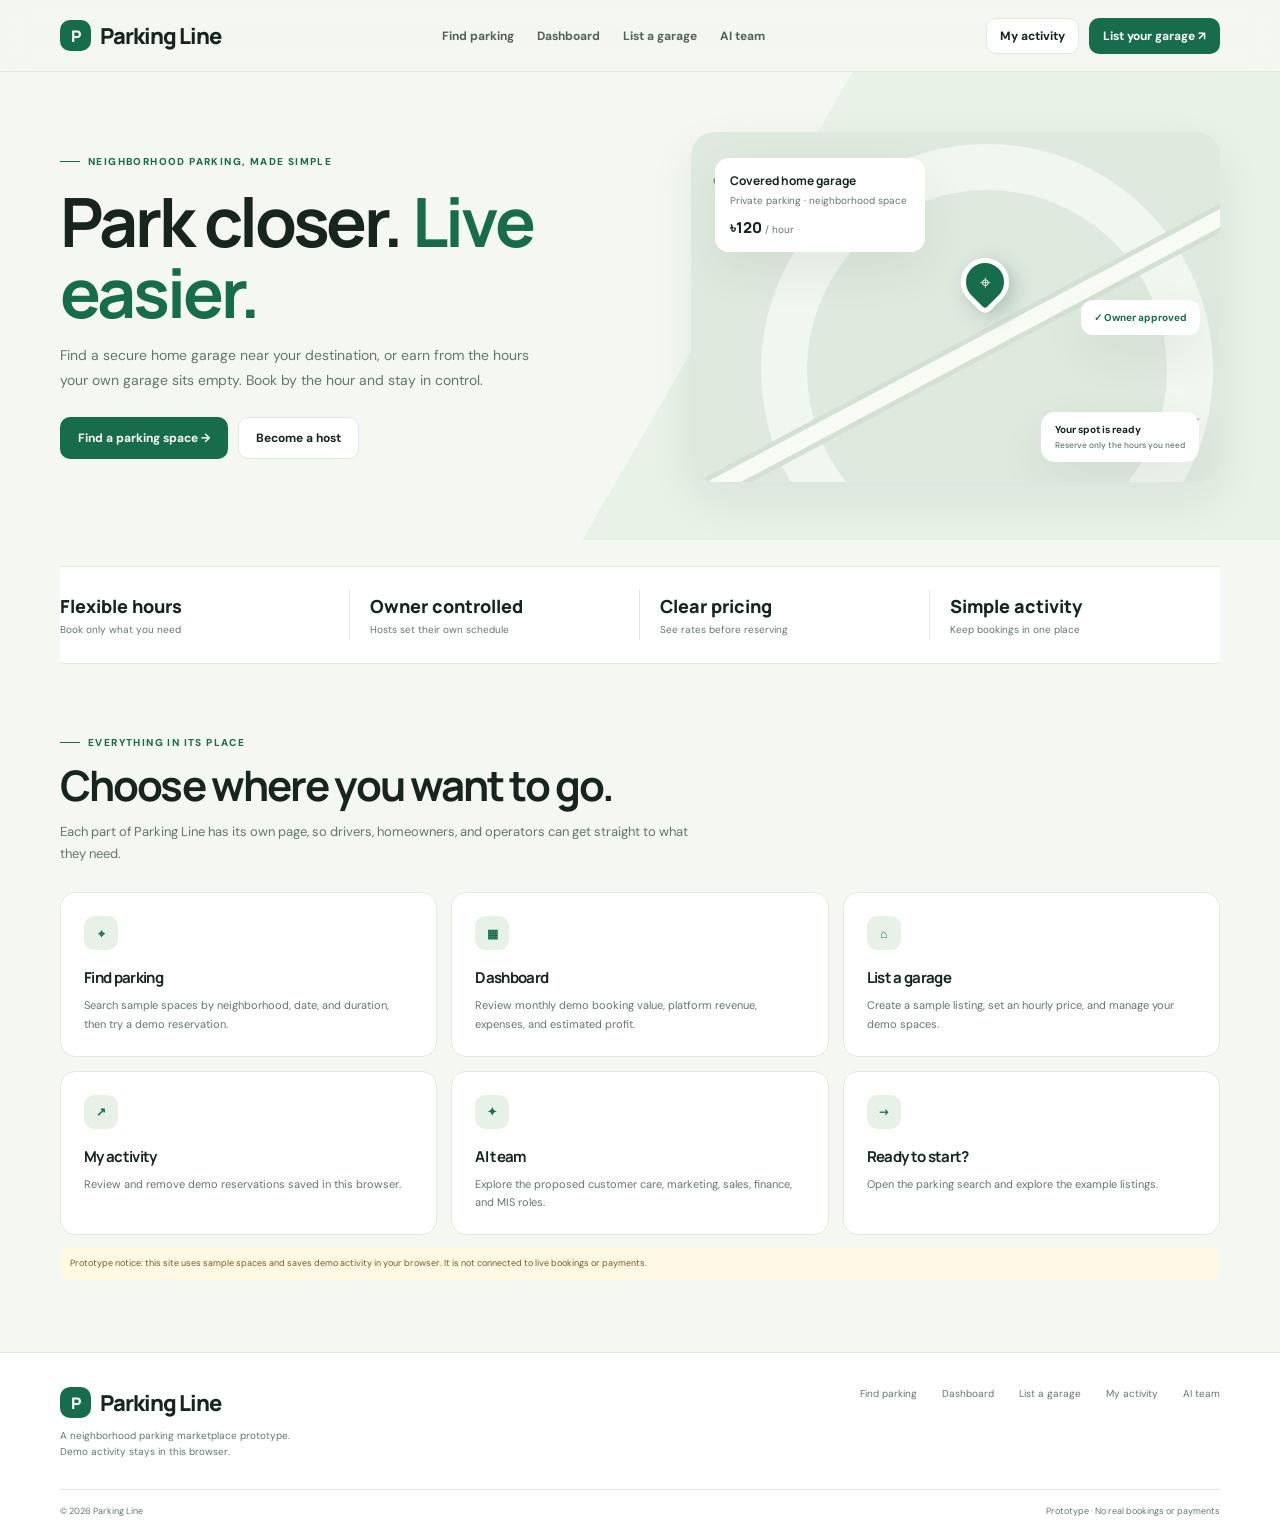
<file: index.html>
<!doctype html>
<html lang="en">
<head><meta charset="utf-8"><meta name="viewport" content="width=device-width, initial-scale=1"><meta name="theme-color" content="#f4f7f2"><meta name="description" content="Parking Line connects drivers with hourly neighborhood parking and helps homeowners list available garages."><title>Parking Line — neighborhood parking, made simple</title><link rel="stylesheet" href="styles.css"><script defer src="app.js"></script></head>
<body>
  <header><div class="wrap nav"><a class="brand" href="index.html"><span class="brand-mark">P</span>Parking Line</a><nav class="navlinks" aria-label="Main navigation"><a data-nav href="find-parking.html">Find parking</a><a data-nav href="dashboard.html">Dashboard</a><a data-nav href="list-garage.html">List a garage</a><a data-nav href="ai-team.html">AI team</a></nav><div class="navright"><a class="button secondary small" href="my-activity.html">My activity</a><a class="button small" href="list-garage.html">List your garage ↗</a></div></div></header>
  <main>
    <section class="hero"><div class="wrap hero-grid"><div><div class="eyebrow">Neighborhood parking, made simple</div><h1>Park closer. <em>Live easier.</em></h1><p class="hero-copy">Find a secure home garage near your destination, or earn from the hours your own garage sits empty. Book by the hour and stay in control.</p><div class="hero-actions"><a class="button" href="find-parking.html">Find a parking space →</a><a class="button secondary" href="list-garage.html">Become a host</a></div></div><div class="hero-art" aria-label="Illustration of neighborhood parking"><span class="art-label one">GREEN ROAD</span><span class="art-label two">MARKET STREET</span><div class="art-card"><strong>Covered home garage</strong><small>Private parking · neighborhood space</small><b>৳120 <em>/ hour</em></b></div><div class="art-pin"><span>⌖</span></div><div class="art-pill">✓ Owner approved</div><div class="art-bottom">Your spot is ready<small>Reserve only the hours you need</small></div></div></div></section>
    <div class="wrap" style="padding-top:26px"><div class="stats"><div class="stat"><strong>Flexible hours</strong><span>Book only what you need</span></div><div class="stat"><strong>Owner controlled</strong><span>Hosts set their own schedule</span></div><div class="stat"><strong>Clear pricing</strong><span>See rates before reserving</span></div><div class="stat"><strong>Simple activity</strong><span>Keep bookings in one place</span></div></div></div>
    <section><div class="wrap"><div class="section-head"><div class="eyebrow">Everything in its place</div><h2>Choose where you want to go.</h2><p>Each part of Parking Line has its own page, so drivers, homeowners, and operators can get straight to what they need.</p></div><div class="how-grid"><a class="how-card" href="find-parking.html"><div class="stepno">⌖</div><h3>Find parking</h3><p>Search sample spaces by neighborhood, date, and duration, then try a demo reservation.</p></a><a class="how-card" href="dashboard.html"><div class="stepno">▦</div><h3>Dashboard</h3><p>Review monthly demo booking value, platform revenue, expenses, and estimated profit.</p></a><a class="how-card" href="list-garage.html"><div class="stepno">⌂</div><h3>List a garage</h3><p>Create a sample listing, set an hourly price, and manage your demo spaces.</p></a><a class="how-card" href="my-activity.html"><div class="stepno">↗</div><h3>My activity</h3><p>Review and remove demo reservations saved in this browser.</p></a><a class="how-card" href="ai-team.html"><div class="stepno">✦</div><h3>AI team</h3><p>Explore the proposed customer care, marketing, sales, finance, and MIS roles.</p></a><a class="how-card" href="find-parking.html"><div class="stepno">→</div><h3>Ready to start?</h3><p>Open the parking search and explore the example listings.</p></a></div><div class="form-notice">Prototype notice: this site uses sample spaces and saves demo activity in your browser. It is not connected to live bookings or payments.</div></div></section>
  </main>
  <footer><div class="wrap"><div class="foot"><div><a class="brand" href="index.html"><span class="brand-mark">P</span>Parking Line</a><p>A neighborhood parking marketplace prototype. Demo activity stays in this browser.</p></div><div class="footlinks"><a href="find-parking.html">Find parking</a><a href="dashboard.html">Dashboard</a><a href="list-garage.html">List a garage</a><a href="my-activity.html">My activity</a><a href="ai-team.html">AI team</a></div></div><div class="copyright"><span>© 2026 Parking Line</span><span>Prototype · No real bookings or payments</span></div></div></footer>
  <div class="toast" id="toast" role="status" aria-live="polite"></div>
</body></html>
</file>
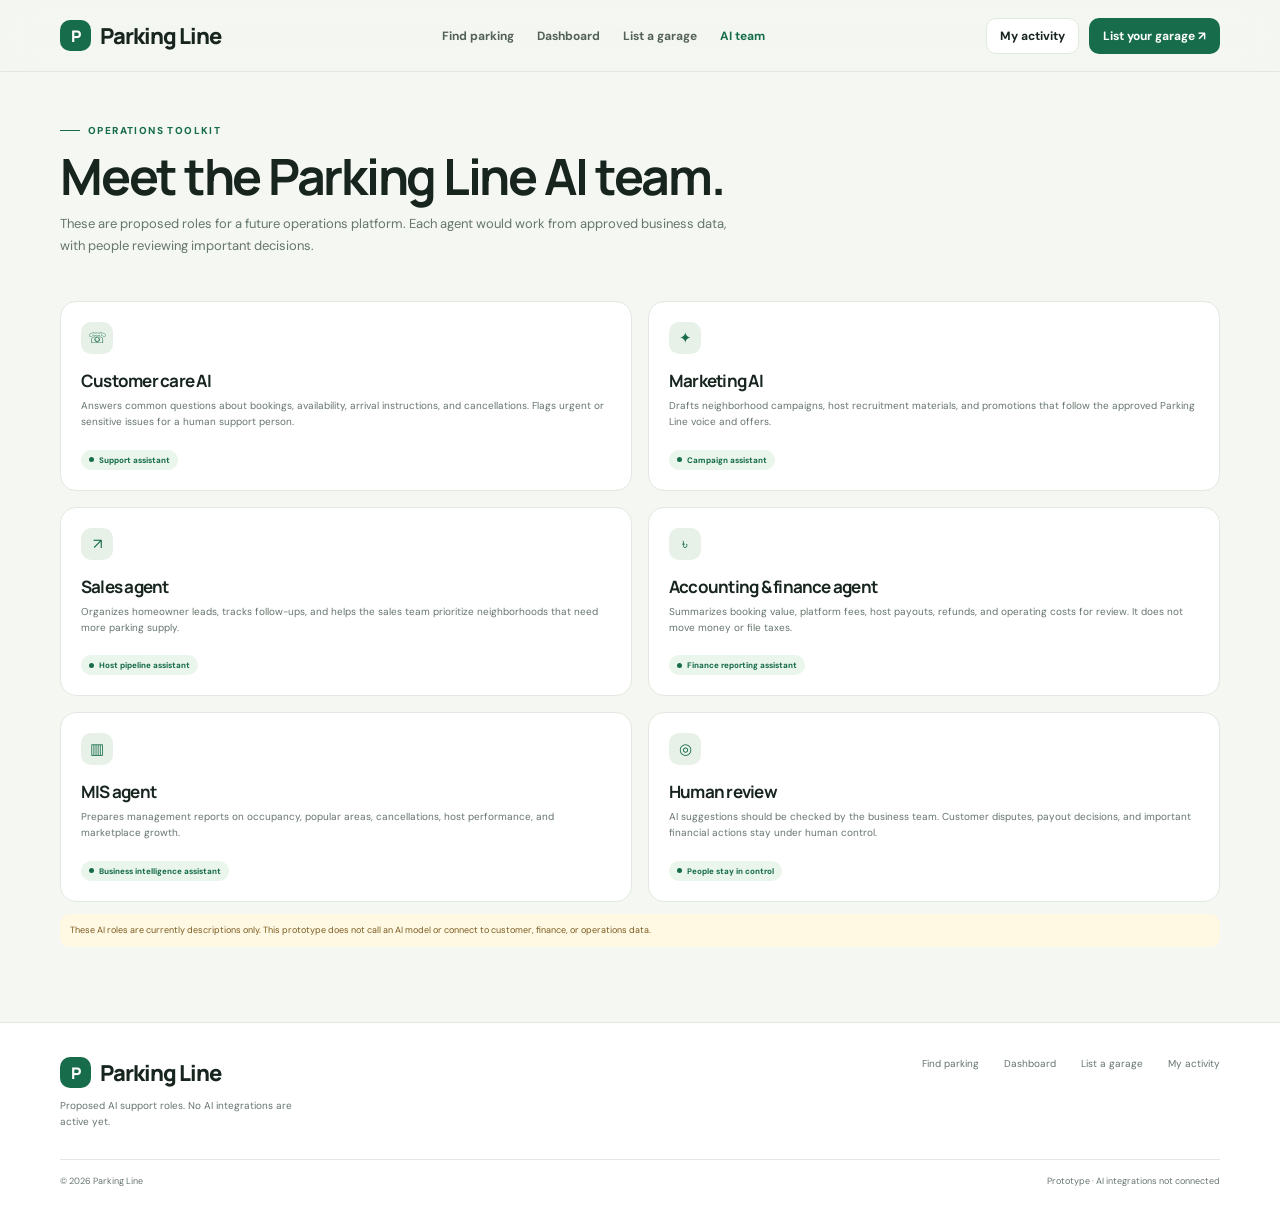
<file: ai-team.html>
<!doctype html>
<html lang="en">
<head><meta charset="utf-8"><meta name="viewport" content="width=device-width, initial-scale=1"><meta name="theme-color" content="#f4f7f2"><title>AI team | Parking Line</title><link rel="stylesheet" href="styles.css"><script defer src="app.js"></script></head>
<body>
  <header><div class="wrap nav"><a class="brand" href="index.html"><span class="brand-mark">P</span>Parking Line</a><nav class="navlinks" aria-label="Main navigation"><a data-nav href="find-parking.html">Find parking</a><a data-nav href="dashboard.html">Dashboard</a><a data-nav href="list-garage.html">List a garage</a><a data-nav href="ai-team.html">AI team</a></nav><div class="navright"><a class="button secondary small" href="my-activity.html">My activity</a><a class="button small" href="list-garage.html">List your garage ↗</a></div></div></header>
  <main><section class="page-top"><div class="wrap"><div class="eyebrow">Operations toolkit</div><h1>Meet the Parking Line AI team.</h1><p>These are proposed roles for a future operations platform. Each agent would work from approved business data, with people reviewing important decisions.</p></div></section>
    <section class="content-section"><div class="wrap"><div class="cards" style="grid-template-columns:repeat(2,1fr)">
      <article class="panel"><div class="ai-icon">☏</div><h2 style="margin-top:15px">Customer care AI</h2><p class="panel-intro">Answers common questions about bookings, availability, arrival instructions, and cancellations. Flags urgent or sensitive issues for a human support person.</p><div class="pill">Support assistant</div></article>
      <article class="panel"><div class="ai-icon">✦</div><h2 style="margin-top:15px">Marketing AI</h2><p class="panel-intro">Drafts neighborhood campaigns, host recruitment materials, and promotions that follow the approved Parking Line voice and offers.</p><div class="pill">Campaign assistant</div></article>
      <article class="panel"><div class="ai-icon">↗</div><h2 style="margin-top:15px">Sales agent</h2><p class="panel-intro">Organizes homeowner leads, tracks follow-ups, and helps the sales team prioritize neighborhoods that need more parking supply.</p><div class="pill">Host pipeline assistant</div></article>
      <article class="panel"><div class="ai-icon">৳</div><h2 style="margin-top:15px">Accounting & finance agent</h2><p class="panel-intro">Summarizes booking value, platform fees, host payouts, refunds, and operating costs for review. It does not move money or file taxes.</p><div class="pill">Finance reporting assistant</div></article>
      <article class="panel"><div class="ai-icon">▥</div><h2 style="margin-top:15px">MIS agent</h2><p class="panel-intro">Prepares management reports on occupancy, popular areas, cancellations, host performance, and marketplace growth.</p><div class="pill">Business intelligence assistant</div></article>
      <article class="panel"><div class="ai-icon">◎</div><h2 style="margin-top:15px">Human review</h2><p class="panel-intro">AI suggestions should be checked by the business team. Customer disputes, payout decisions, and important financial actions stay under human control.</p><div class="pill">People stay in control</div></article>
    </div><div class="form-notice">These AI roles are currently descriptions only. This prototype does not call an AI model or connect to customer, finance, or operations data.</div></div></section></main>
  <footer><div class="wrap"><div class="foot"><div><a class="brand" href="index.html"><span class="brand-mark">P</span>Parking Line</a><p>Proposed AI support roles. No AI integrations are active yet.</p></div><div class="footlinks"><a href="find-parking.html">Find parking</a><a href="dashboard.html">Dashboard</a><a href="list-garage.html">List a garage</a><a href="my-activity.html">My activity</a></div></div><div class="copyright"><span>© 2026 Parking Line</span><span>Prototype · AI integrations not connected</span></div></div></footer><div class="toast" id="toast" role="status" aria-live="polite"></div>
</body></html>
</file>
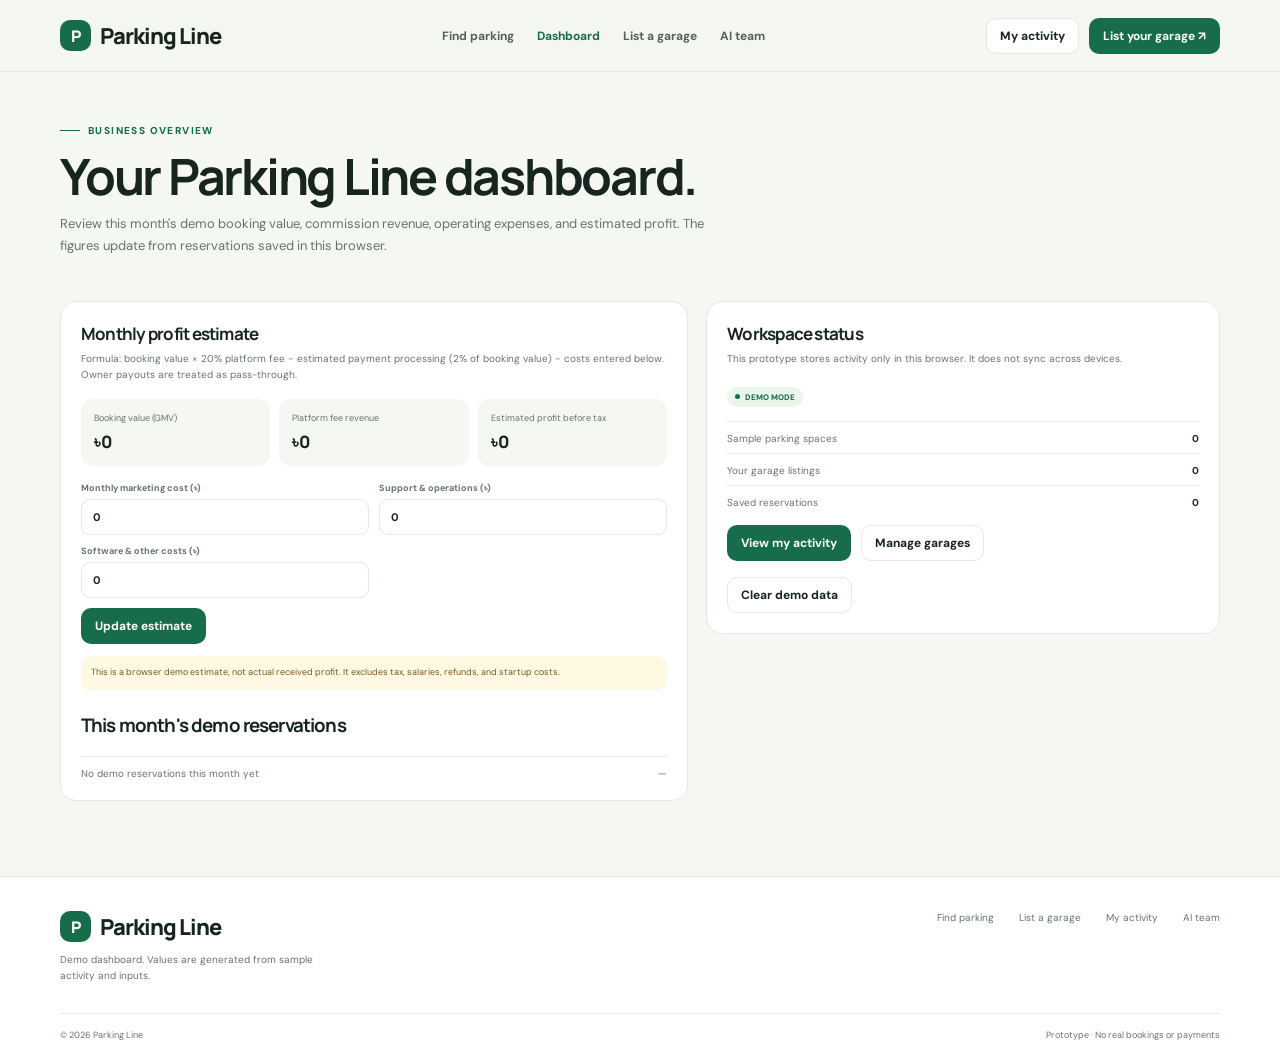
<file: dashboard.html>
<!doctype html>
<html lang="en">
<head><meta charset="utf-8"><meta name="viewport" content="width=device-width, initial-scale=1"><meta name="theme-color" content="#f4f7f2"><title>Dashboard | Parking Line</title><link rel="stylesheet" href="styles.css"><script defer src="app.js"></script></head>
<body>
  <header><div class="wrap nav"><a class="brand" href="index.html"><span class="brand-mark">P</span>Parking Line</a><nav class="navlinks" aria-label="Main navigation"><a data-nav href="find-parking.html">Find parking</a><a data-nav href="dashboard.html">Dashboard</a><a data-nav href="list-garage.html">List a garage</a><a data-nav href="ai-team.html">AI team</a></nav><div class="navright"><a class="button secondary small" href="my-activity.html">My activity</a><a class="button small" href="list-garage.html">List your garage ↗</a></div></div></header>
  <main><section class="page-top"><div class="wrap"><div class="eyebrow">Business overview</div><h1>Your Parking Line dashboard.</h1><p>Review this month's demo booking value, commission revenue, operating expenses, and estimated profit. The figures update from reservations saved in this browser.</p></div></section>
    <section class="dashboard-page"><div class="wrap dashboard-grid"><article class="panel"><h2>Monthly profit estimate</h2><p class="panel-intro">Formula: booking value × 20% platform fee − estimated payment processing (2% of booking value) − costs entered below. Owner payouts are treated as pass-through.</p><div class="dash-stat-grid"><div class="dash-stat"><span>Booking value (GMV)</span><strong id="dash-gmv">৳0</strong></div><div class="dash-stat"><span>Platform fee revenue</span><strong id="dash-revenue">৳0</strong></div><div class="dash-stat"><span>Estimated profit before tax</span><strong id="dash-profit">৳0</strong></div></div><form class="dash-form" id="expense-form" style="margin-top:16px"><label>Monthly marketing cost (৳)<input type="number" min="0" step="100" name="marketing" value="0"></label><label>Support & operations (৳)<input type="number" min="0" step="100" name="operations" value="0"></label><label>Software & other costs (৳)<input type="number" min="0" step="100" name="other" value="0"></label><button class="button small" type="submit">Update estimate</button></form><div class="form-notice">This is a browser demo estimate, not actual received profit. It excludes tax, salaries, refunds, and startup costs.</div><h3 style="margin-top:22px">This month's demo reservations</h3><div class="data-list" id="booking-list"></div></article>
      <aside class="panel"><h2>Workspace status</h2><p class="panel-intro">This prototype stores activity only in this browser. It does not sync across devices.</p><span class="pill">DEMO MODE</span><div class="data-list"><div class="data-row"><span>Sample parking spaces</span><strong id="space-count">0</strong></div><div class="data-row"><span>Your garage listings</span><strong id="listing-count">0</strong></div><div class="data-row"><span>Saved reservations</span><strong id="booking-count">0</strong></div></div><div class="page-actions"><a class="button small" href="my-activity.html">View my activity</a><a class="button secondary small" href="list-garage.html">Manage garages</a></div><button class="button secondary small" id="clear-demo" type="button">Clear demo data</button></aside>
    </div></section></main>
  <footer><div class="wrap"><div class="foot"><div><a class="brand" href="index.html"><span class="brand-mark">P</span>Parking Line</a><p>Demo dashboard. Values are generated from sample activity and inputs.</p></div><div class="footlinks"><a href="find-parking.html">Find parking</a><a href="list-garage.html">List a garage</a><a href="my-activity.html">My activity</a><a href="ai-team.html">AI team</a></div></div><div class="copyright"><span>© 2026 Parking Line</span><span>Prototype · No real bookings or payments</span></div></div></footer><div class="toast" id="toast" role="status" aria-live="polite"></div>
</body></html>
</file>
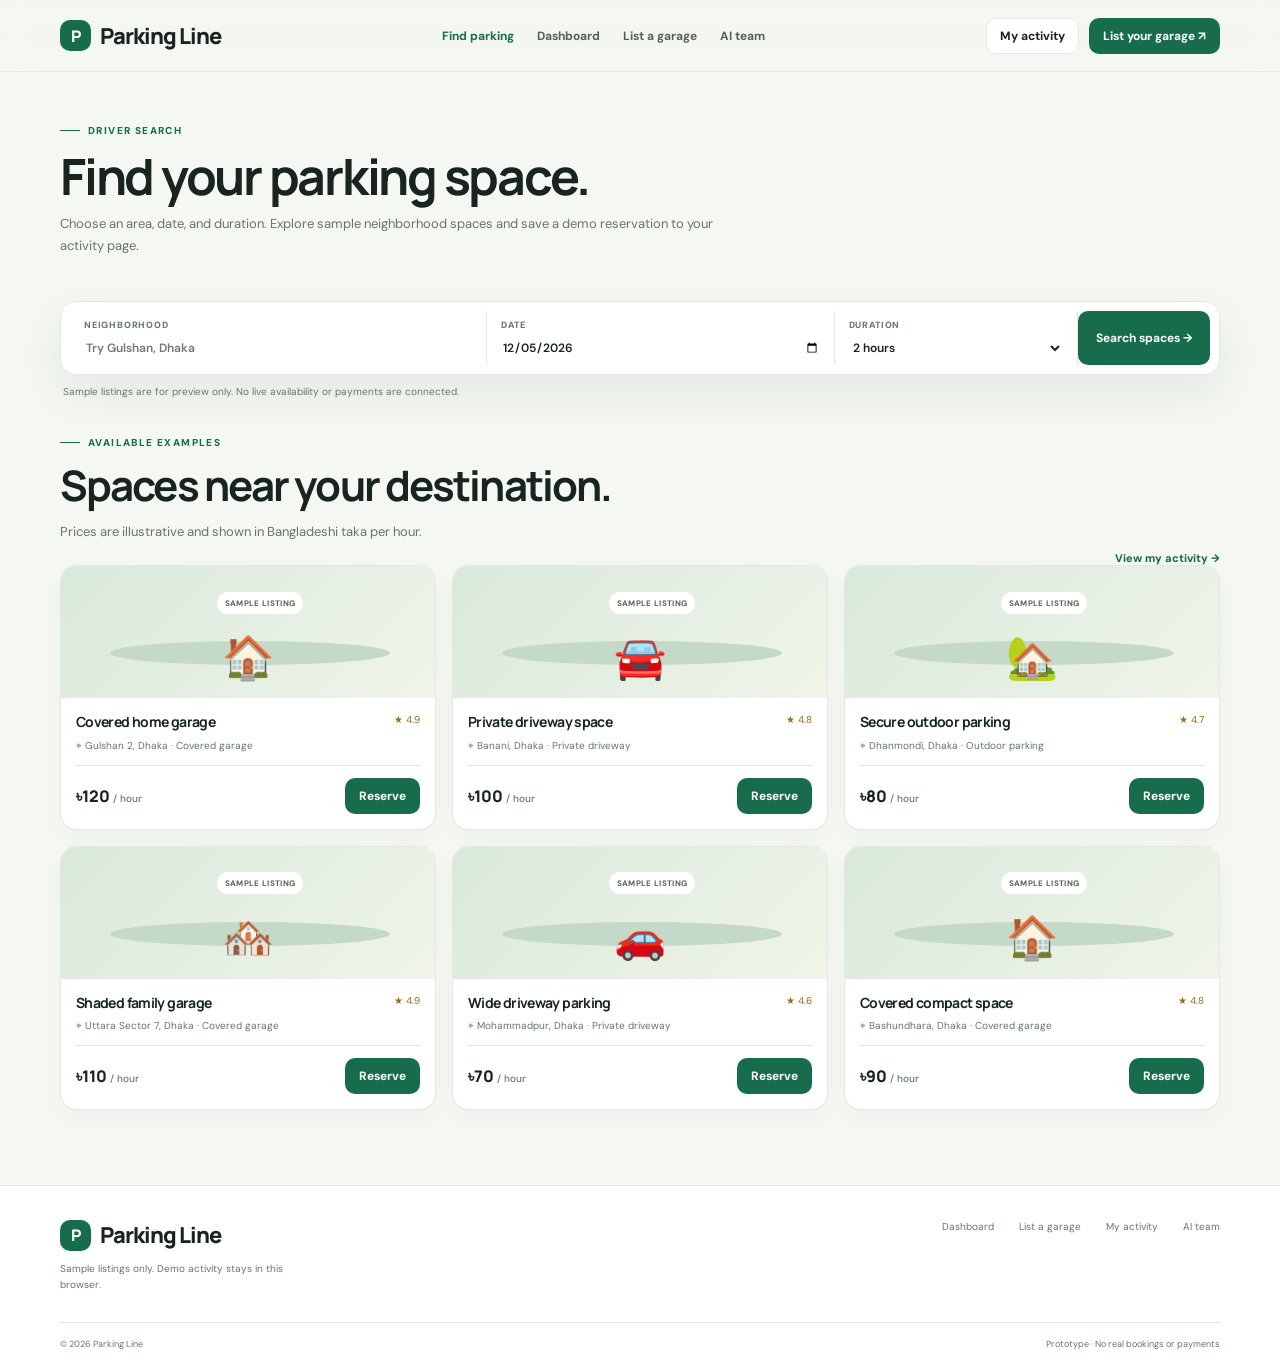
<file: find-parking.html>
<!doctype html>
<html lang="en">
<head><meta charset="utf-8"><meta name="viewport" content="width=device-width, initial-scale=1"><meta name="theme-color" content="#f4f7f2"><title>Find parking | Parking Line</title><link rel="stylesheet" href="styles.css"><script defer src="app.js"></script></head>
<body>
  <header><div class="wrap nav"><a class="brand" href="index.html"><span class="brand-mark">P</span>Parking Line</a><nav class="navlinks" aria-label="Main navigation"><a data-nav href="find-parking.html">Find parking</a><a data-nav href="dashboard.html">Dashboard</a><a data-nav href="list-garage.html">List a garage</a><a data-nav href="ai-team.html">AI team</a></nav><div class="navright"><a class="button secondary small" href="my-activity.html">My activity</a><a class="button small" href="list-garage.html">List your garage ↗</a></div></div></header>
  <main><section class="page-top"><div class="wrap"><div class="eyebrow">Driver search</div><h1>Find your parking space.</h1><p>Choose an area, date, and duration. Explore sample neighborhood spaces and save a demo reservation to your activity page.</p></div></section>
    <section class="content-section"><div class="wrap"><form class="search-panel" id="search-form"><div class="search-field"><label for="search-area">Neighborhood</label><input id="search-area" name="area" placeholder="Try Gulshan, Dhaka" autocomplete="off"></div><div class="search-field"><label for="search-date">Date</label><input id="search-date" name="date" type="date"></div><div class="search-field"><label for="search-hours">Duration</label><select id="search-hours" name="hours"><option value="1">1 hour</option><option value="2" selected>2 hours</option><option value="3">3 hours</option><option value="4">4 hours</option><option value="6">6 hours</option><option value="8">8 hours</option></select></div><button class="button" type="submit">Search spaces →</button></form><p class="subtle">Sample listings are for preview only. No live availability or payments are connected.</p>
      <div class="section-heading-row" id="spaces" style="margin-top:38px"><div class="section-head"><div class="eyebrow">Available examples</div><h2>Spaces near your destination.</h2><p>Prices are illustrative and shown in Bangladeshi taka per hour.</p></div><a class="link" href="my-activity.html">View my activity →</a></div><div class="cards" id="space-cards" aria-live="polite"></div>
    </div></section>
  </main>
  <dialog id="booking-modal"><div class="modal-head"><div><h3>Reserve this sample space</h3><p id="modal-space-name"></p></div><button class="modal-close" type="button" aria-label="Close dialog">×</button></div><form class="modal-body" id="booking-form"><input type="hidden" name="spaceId"><label for="booking-date">Parking date</label><input type="date" id="booking-date" name="date" required><label for="booking-time">Arrival time</label><input type="time" id="booking-time" name="time" value="09:00" required><label for="booking-duration">Duration</label><select id="booking-duration" name="hours"><option value="1">1 hour</option><option value="2">2 hours</option><option value="3">3 hours</option><option value="4">4 hours</option><option value="6">6 hours</option><option value="8">8 hours</option></select><label for="vehicle">Vehicle type</label><select id="vehicle" name="vehicle"><option>Car</option><option>SUV</option><option>Motorcycle</option></select><div class="booking-summary" id="booking-summary"></div><div class="form-notice">Demo reservation only. No payment is taken and the space is not actually reserved.</div><button class="button" type="submit" style="width:100%;margin-top:14px">Save demo reservation</button></form></dialog>
  <footer><div class="wrap"><div class="foot"><div><a class="brand" href="index.html"><span class="brand-mark">P</span>Parking Line</a><p>Sample listings only. Demo activity stays in this browser.</p></div><div class="footlinks"><a href="dashboard.html">Dashboard</a><a href="list-garage.html">List a garage</a><a href="my-activity.html">My activity</a><a href="ai-team.html">AI team</a></div></div><div class="copyright"><span>© 2026 Parking Line</span><span>Prototype · No real bookings or payments</span></div></div></footer><div class="toast" id="toast" role="status" aria-live="polite"></div>
</body></html>
</file>
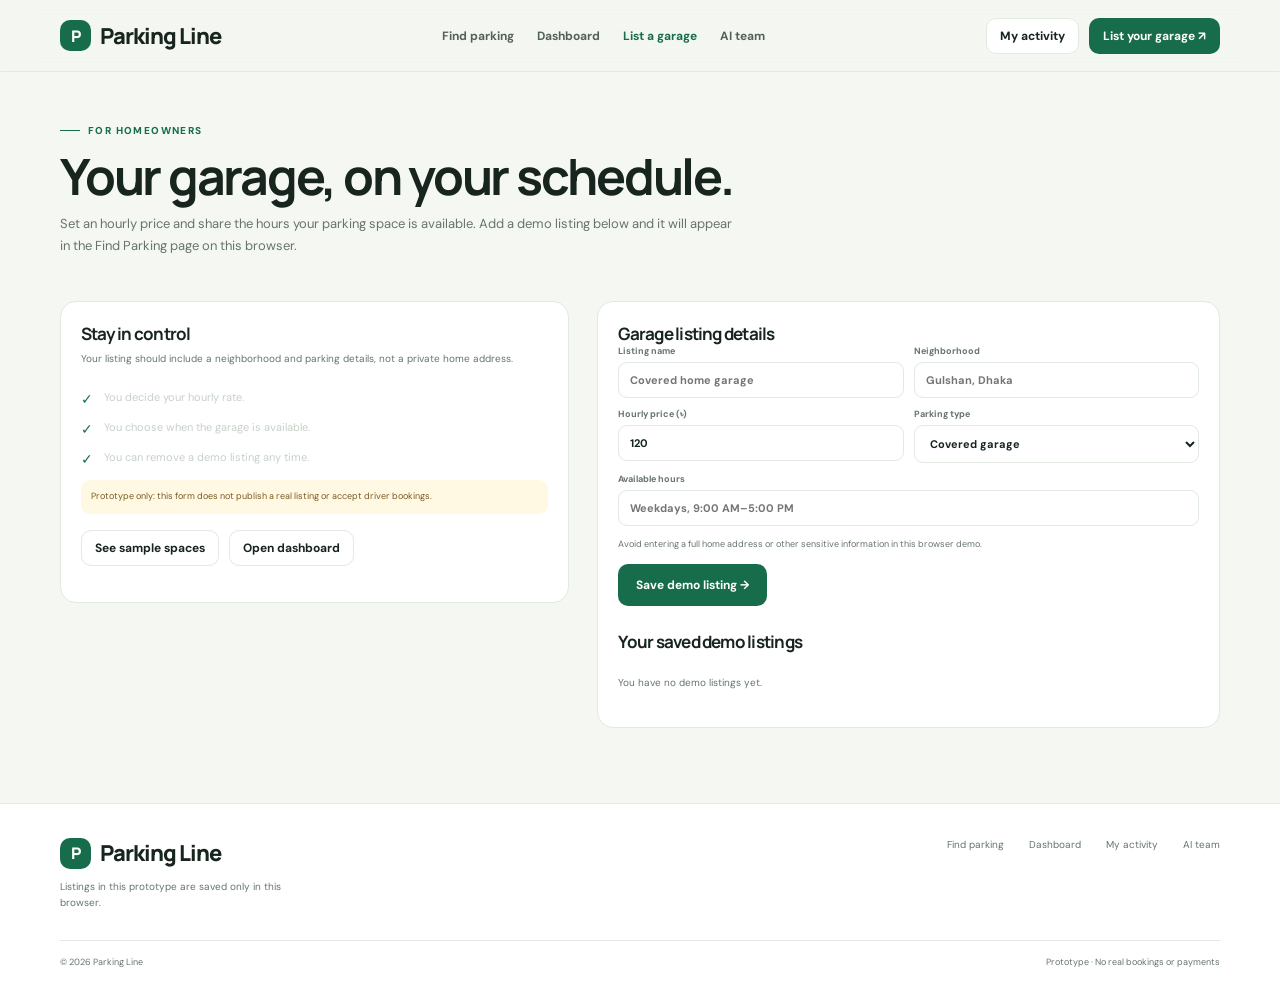
<file: list-garage.html>
<!doctype html>
<html lang="en">
<head><meta charset="utf-8"><meta name="viewport" content="width=device-width, initial-scale=1"><meta name="theme-color" content="#f4f7f2"><title>List a garage | Parking Line</title><link rel="stylesheet" href="styles.css"><script defer src="app.js"></script></head>
<body>
  <header><div class="wrap nav"><a class="brand" href="index.html"><span class="brand-mark">P</span>Parking Line</a><nav class="navlinks" aria-label="Main navigation"><a data-nav href="find-parking.html">Find parking</a><a data-nav href="dashboard.html">Dashboard</a><a data-nav href="list-garage.html">List a garage</a><a data-nav href="ai-team.html">AI team</a></nav><div class="navright"><a class="button secondary small" href="my-activity.html">My activity</a><a class="button small" href="list-garage.html">List your garage ↗</a></div></div></header>
  <main><section class="page-top"><div class="wrap"><div class="eyebrow">For homeowners</div><h1>Your garage, on your schedule.</h1><p>Set an hourly price and share the hours your parking space is available. Add a demo listing below and it will appear in the Find Parking page on this browser.</p></div></section>
    <section class="content-section"><div class="wrap host-layout"><div class="panel"><h2>Stay in control</h2><p class="panel-intro">Your listing should include a neighborhood and parking details, not a private home address.</p><div class="host-benefits" style="color:var(--muted)"><div class="benefit"><i style="color:var(--green)">✓</i><span>You decide your hourly rate.</span></div><div class="benefit"><i style="color:var(--green)">✓</i><span>You choose when the garage is available.</span></div><div class="benefit"><i style="color:var(--green)">✓</i><span>You can remove a demo listing any time.</span></div></div><div class="form-notice">Prototype only: this form does not publish a real listing or accept driver bookings.</div><div class="page-actions"><a class="button secondary small" href="find-parking.html">See sample spaces</a><a class="button secondary small" href="dashboard.html">Open dashboard</a></div></div>
      <form class="panel host-form" id="host-form"><h2>Garage listing details</h2><div class="form-grid"><label>Listing name<input name="title" required maxlength="50" placeholder="Covered home garage"></label><label>Neighborhood<input name="area" required maxlength="50" placeholder="Gulshan, Dhaka"></label><label>Hourly price (৳)<input name="price" required type="number" min="1" max="100000" value="120"></label><label>Parking type<select name="type"><option>Covered garage</option><option>Private driveway</option><option>Outdoor parking</option></select></label><label style="grid-column:1/-1">Available hours<input name="availability" required maxlength="60" placeholder="Weekdays, 9:00 AM–5:00 PM"></label></div><p class="host-help">Avoid entering a full home address or other sensitive information in this browser demo.</p><button class="button" type="submit">Save demo listing →</button><h3 style="margin-top:24px">Your saved demo listings</h3><div class="listing-list" id="listing-list"></div></form>
    </div></section></main>
  <footer><div class="wrap"><div class="foot"><div><a class="brand" href="index.html"><span class="brand-mark">P</span>Parking Line</a><p>Listings in this prototype are saved only in this browser.</p></div><div class="footlinks"><a href="find-parking.html">Find parking</a><a href="dashboard.html">Dashboard</a><a href="my-activity.html">My activity</a><a href="ai-team.html">AI team</a></div></div><div class="copyright"><span>© 2026 Parking Line</span><span>Prototype · No real bookings or payments</span></div></div></footer><div class="toast" id="toast" role="status" aria-live="polite"></div>
</body></html>
</file>
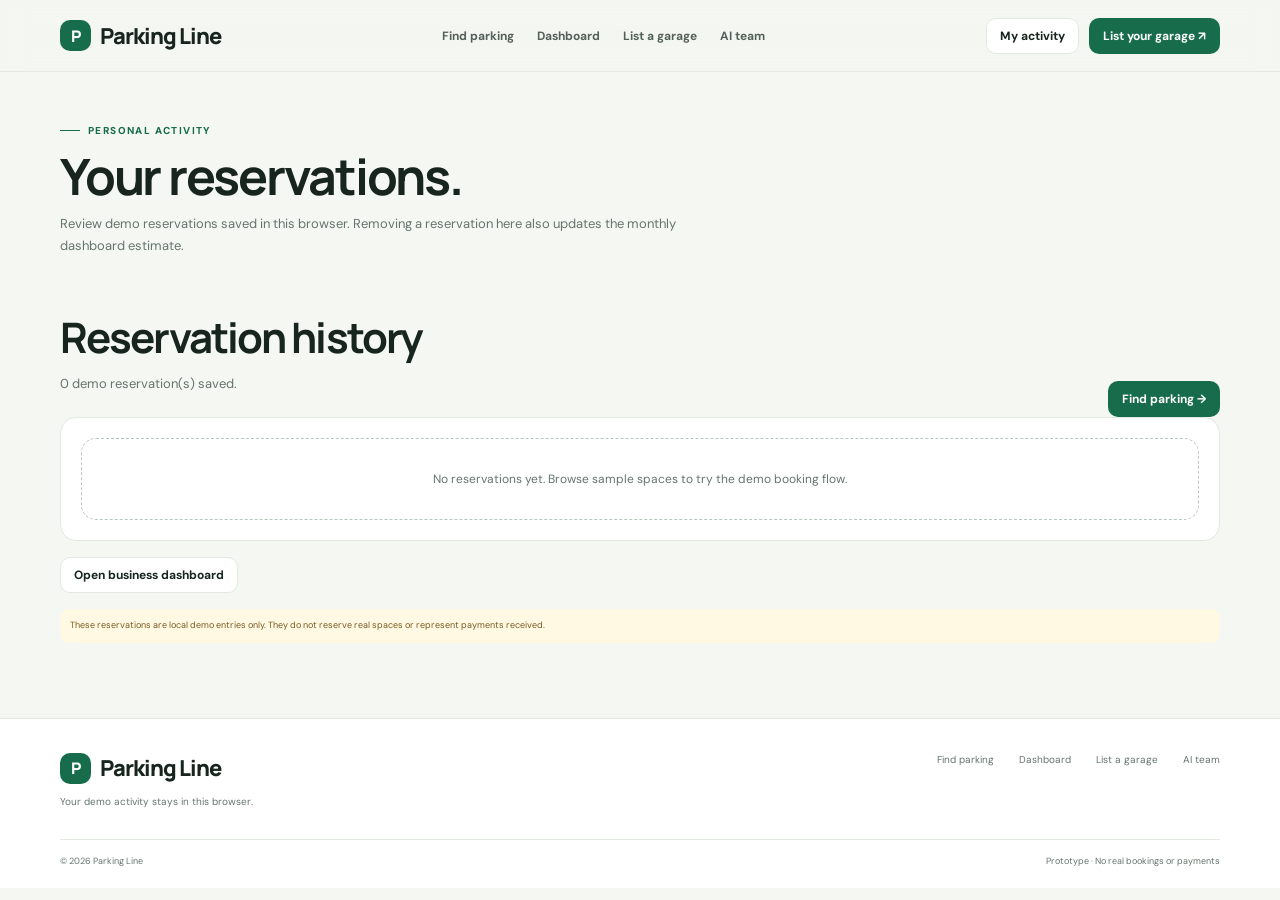
<file: my-activity.html>
<!doctype html>
<html lang="en">
<head><meta charset="utf-8"><meta name="viewport" content="width=device-width, initial-scale=1"><meta name="theme-color" content="#f4f7f2"><title>My activity | Parking Line</title><link rel="stylesheet" href="styles.css"><script defer src="app.js"></script></head>
<body>
  <header><div class="wrap nav"><a class="brand" href="index.html"><span class="brand-mark">P</span>Parking Line</a><nav class="navlinks" aria-label="Main navigation"><a data-nav href="find-parking.html">Find parking</a><a data-nav href="dashboard.html">Dashboard</a><a data-nav href="list-garage.html">List a garage</a><a data-nav href="ai-team.html">AI team</a></nav><div class="navright"><a class="button secondary small" href="my-activity.html">My activity</a><a class="button small" href="list-garage.html">List your garage ↗</a></div></div></header>
  <main><section class="page-top"><div class="wrap"><div class="eyebrow">Personal activity</div><h1>Your reservations.</h1><p>Review demo reservations saved in this browser. Removing a reservation here also updates the monthly dashboard estimate.</p></div></section>
    <section class="content-section"><div class="wrap"><div class="section-heading-row"><div class="section-head"><h2>Reservation history</h2><p><span id="activity-count">0</span> demo reservation(s) saved.</p></div><a class="button small" href="find-parking.html">Find parking →</a></div><div class="panel" id="activity-list" aria-live="polite"></div><div class="page-actions"><a class="button secondary small" href="dashboard.html">Open business dashboard</a></div><div class="form-notice">These reservations are local demo entries only. They do not reserve real spaces or represent payments received.</div></div></section></main>
  <footer><div class="wrap"><div class="foot"><div><a class="brand" href="index.html"><span class="brand-mark">P</span>Parking Line</a><p>Your demo activity stays in this browser.</p></div><div class="footlinks"><a href="find-parking.html">Find parking</a><a href="dashboard.html">Dashboard</a><a href="list-garage.html">List a garage</a><a href="ai-team.html">AI team</a></div></div><div class="copyright"><span>© 2026 Parking Line</span><span>Prototype · No real bookings or payments</span></div></div></footer><div class="toast" id="toast" role="status" aria-live="polite"></div>
</body></html>
</file>
<file: styles.css>
@import url('https://fonts.googleapis.com/css2?family=DM+Sans:wght@400;500;600;700&family=Manrope:wght@400;500;600;700;800&display=swap');
:root{--ink:#17251e;--muted:#66756d;--green:#176d4b;--green-dark:#10583c;--pale:#e7f1e8;--lime:#dcf36e;--paper:#f4f7f2;--white:#fff;--line:#e2e9e1;--shadow:0 18px 48px #20352a12}
*{box-sizing:border-box}html{scroll-behavior:smooth}body{margin:0;background:var(--paper);color:var(--ink);font-family:'DM Sans',sans-serif}h1,h2,h3,.brand{font-family:Manrope,sans-serif;letter-spacing:-.045em}a{color:inherit;text-decoration:none}button,input,select{font:inherit}button{cursor:pointer}.wrap{width:min(1160px,calc(100% - 40px));margin:auto}
header{height:72px;display:flex;align-items:center;background:#f4f7f2ed;border-bottom:1px solid var(--line);position:sticky;top:0;z-index:10;backdrop-filter:blur(14px)}.nav{display:flex;align-items:center;justify-content:space-between;gap:24px}.brand{display:flex;align-items:center;gap:9px;font-size:22px;font-weight:800;white-space:nowrap}.brand-mark{width:31px;height:31px;border-radius:10px;background:var(--green);display:grid;place-items:center;color:white;font-size:16px}.navlinks{display:flex;align-items:center;gap:23px;font-size:12px;font-weight:700;color:#536159}.navlinks a:hover,.navlinks a.active{color:var(--green)}.navright{display:flex;align-items:center;gap:10px}.button{border:1px solid transparent;border-radius:10px;background:var(--green);color:white;padding:12px 17px;font-size:12px;font-weight:700;display:inline-flex;align-items:center;justify-content:center;gap:8px;transition:.18s}.button:hover{background:var(--green-dark);transform:translateY(-1px)}.button.secondary{background:white;color:var(--ink);border-color:var(--line)}.button.secondary:hover{background:#f7faf6}.button.dark{background:var(--ink)}.button.small{padding:9px 13px}.button:disabled{opacity:.5;cursor:not-allowed;transform:none}
.hero{padding:60px 0 58px;background:linear-gradient(120deg,#f4f7f2 55%,#e8f2e7 55%)}.hero-grid{display:grid;grid-template-columns:1.05fr .95fr;gap:46px;align-items:center}.eyebrow{font-size:10px;letter-spacing:.14em;text-transform:uppercase;font-weight:800;color:var(--green);display:flex;align-items:center;gap:8px}.eyebrow:before{content:'';width:20px;height:1px;background:currentColor}.hero h1{font-size:clamp(44px,5.6vw,68px);line-height:1.04;margin:18px 0 16px;max-width:570px}.hero h1 em{font-style:normal;color:var(--green)}.hero-copy{max-width:470px;color:var(--muted);line-height:1.75;font-size:14px}.hero-actions{display:flex;gap:10px;margin-top:25px;flex-wrap:wrap}.hero-art{min-height:350px;border-radius:24px;position:relative;overflow:hidden;background:#dfeade;box-shadow:var(--shadow)}.hero-art:before{content:'';position:absolute;width:360px;height:360px;border:46px solid #f5f8f1;border-radius:50%;left:70px;top:12px;opacity:.85}.hero-art:after{content:'';position:absolute;width:150%;height:16px;background:#f8faf5;transform:rotate(-28deg);top:175px;left:-50px;box-shadow:0 -5px 0 #d4e1d2,0 5px 0 #d4e1d2}.art-pin{position:absolute;z-index:2;left:51%;top:36%;width:48px;height:48px;background:var(--green);color:white;border:5px solid white;border-radius:50% 50% 50% 8px;transform:rotate(-45deg);display:grid;place-items:center;font-size:19px;box-shadow:0 8px 20px #173e2d3b}.art-pin span{transform:rotate(45deg)}.art-label{position:absolute;z-index:1;color:#748572;font-size:9px;font-weight:700;letter-spacing:.08em}.art-label.one{left:22px;top:43px}.art-label.two{right:20px;bottom:54px}.art-card{position:absolute;z-index:3;top:26px;left:24px;background:white;border-radius:14px;padding:14px 15px;width:210px;box-shadow:var(--shadow)}.art-card strong{display:block;font:700 12px Manrope}.art-card small{color:var(--muted);font-size:10px;display:block;margin:5px 0 10px}.art-card b{font:800 15px Manrope}.art-card em{font:10px 'DM Sans';color:var(--muted);font-style:normal}.art-pill{position:absolute;z-index:3;right:20px;top:48%;background:white;border-radius:12px;padding:11px 13px;font-size:10px;font-weight:700;color:var(--green);box-shadow:var(--shadow)}.art-bottom{position:absolute;z-index:3;right:21px;bottom:20px;background:white;border-radius:14px;padding:11px 14px;box-shadow:var(--shadow);font-size:10px;font-weight:700}.art-bottom small{display:block;color:var(--muted);font-weight:500;margin-top:4px}
section{padding:72px 0}.section-head{max-width:650px;margin-bottom:27px}.section-head h2{font-size:clamp(30px,4vw,42px);line-height:1.1;margin:13px 0}.section-head p{font-size:13px;line-height:1.7;color:var(--muted);margin:0}.section-heading-row{display:flex;align-items:end;justify-content:space-between;gap:18px}.section-heading-row .section-head{margin-bottom:22px}.link{color:var(--green);font-size:11px;font-weight:800;white-space:nowrap}
.search-panel{display:grid;grid-template-columns:1.2fr 1fr .7fr auto;gap:0;background:white;border:1px solid var(--line);border-radius:15px;padding:9px;box-shadow:var(--shadow)}.search-field{padding:8px 14px;border-right:1px solid var(--line)}.search-field label{display:block;font-size:9px;text-transform:uppercase;letter-spacing:.09em;color:var(--muted);font-weight:800;margin-bottom:5px}.search-field input,.search-field select{width:100%;border:0;outline:0;background:transparent;color:var(--ink);font-size:12px;font-weight:600}.search-panel .button{align-self:stretch;min-width:120px}.subtle{font-size:10px;color:var(--muted);margin:10px 3px 0}
.cards{display:grid;grid-template-columns:repeat(3,1fr);gap:16px}.space-card{border:1px solid var(--line);border-radius:16px;background:white;overflow:hidden;box-shadow:0 8px 24px #20352a08;transition:.18s}.space-card:hover{transform:translateY(-3px);box-shadow:var(--shadow)}.space-visual{height:132px;position:relative;background:linear-gradient(135deg,#d8e9db,#f0f4e9);display:grid;place-items:center;font-size:42px}.space-visual:after{content:'';position:absolute;width:75%;height:24px;left:13%;bottom:33px;border-radius:50%;background:#c4d9c7}.space-visual span{position:relative;z-index:1}.sample-flag{position:absolute;z-index:2;left:12px;top:12px;background:#fff;border-radius:99px;padding:6px 8px;font-size:8px;font-weight:800;color:#58655d;letter-spacing:.04em;text-transform:uppercase}.space-body{padding:15px}.space-title-row{display:flex;justify-content:space-between;gap:10px;align-items:start}.space-title-row h3{font-size:14px;line-height:1.3;margin:0}.rating{font-size:10px;color:#9b6c15;white-space:nowrap}.location{font-size:10px;color:var(--muted);margin:7px 0 13px}.space-foot{display:flex;align-items:center;justify-content:space-between;border-top:1px solid var(--line);padding-top:12px}.space-price{font:800 16px Manrope}.space-price small{font:10px 'DM Sans';font-weight:500;color:var(--muted)}.empty-state{grid-column:1/-1;border:1px dashed #b9c7bb;border-radius:15px;padding:32px;text-align:center;color:var(--muted);font-size:12px;background:#ffffff94}
.stats{display:grid;grid-template-columns:repeat(4,1fr);padding:23px 0;background:white;border-block:1px solid var(--line)}.stat{padding:4px 20px;border-right:1px solid var(--line)}.stat:first-child{padding-left:0}.stat:last-child{border:0}.stat strong{font:800 18px Manrope}.stat span{display:block;font-size:10px;color:var(--muted);margin-top:5px}.how-grid{display:grid;grid-template-columns:repeat(3,1fr);gap:14px}.how-card{padding:23px;border:1px solid var(--line);border-radius:15px;background:white}.stepno{width:34px;height:34px;border-radius:10px;background:var(--pale);color:var(--green);display:grid;place-items:center;font:800 12px Manrope}.how-card h3{font-size:15px;margin:17px 0 8px}.how-card p{font-size:11px;color:var(--muted);line-height:1.65;margin:0}
.dashboard{background:#edf3eb}.dashboard-grid{display:grid;grid-template-columns:1.1fr .9fr;gap:18px;align-items:start}.dash-card{border:1px solid var(--line);border-radius:16px;background:white;padding:20px}.dash-card h3{font-size:16px;margin:0}.dash-intro{font-size:10px;color:var(--muted);line-height:1.6;margin:6px 0 16px}.dash-stat-grid{display:grid;grid-template-columns:repeat(3,1fr);gap:9px}.dash-stat{padding:13px;border-radius:12px;background:#f4f7f2}.dash-stat span{display:block;font-size:9px;color:var(--muted)}.dash-stat strong{display:block;font:800 17px Manrope;margin-top:6px}.dash-form,.form-grid{display:grid;grid-template-columns:1fr 1fr;gap:10px}.dash-form label,.form-grid label{display:block;font-size:9px;color:var(--muted);font-weight:700}.dash-form input,.form-grid input,.form-grid select{width:100%;margin-top:5px;padding:10px 11px;border:1px solid var(--line);border-radius:9px;background:white;font-size:11px;color:var(--ink)}.dash-form button{grid-column:1/-1;justify-self:start}.data-list{display:grid;gap:8px;margin-top:14px}.data-row{display:flex;justify-content:space-between;gap:10px;border-top:1px solid var(--line);padding-top:10px;font-size:10px}.data-row span{color:var(--muted)}.pill{display:inline-flex;align-items:center;gap:5px;background:#eaf5eb;color:var(--green);padding:5px 8px;border-radius:99px;font-size:8px;font-weight:800}.pill:before{content:'';width:5px;height:5px;border-radius:50%;background:currentColor}.record-row{display:flex;justify-content:space-between;gap:12px;align-items:center;padding:13px 0;border-bottom:1px solid var(--line);font-size:11px}.record-row:last-child{border-bottom:0}.record-row small{display:block;color:var(--muted);font-size:9px;margin-top:4px}.text-button{border:0;background:transparent;color:#9a4545;font-size:9px;font-weight:700;padding:6px}
.owner-section{background:#172a20;color:white}.owner-section .section-head p{color:#bfcbc2}.owner-section .eyebrow{color:var(--lime)}.host-layout{display:grid;grid-template-columns:.9fr 1.1fr;gap:28px;align-items:start}.host-benefits{display:grid;gap:12px;margin-top:23px}.benefit{display:flex;gap:11px;align-items:start;font-size:11px;color:#c6d1c8}.benefit i{font-style:normal;color:var(--lime);font-size:14px}.host-form{background:white;color:var(--ink);padding:21px;border-radius:16px}.host-form h3{margin:0 0 16px;font-size:17px}.host-form .button{margin-top:12px}.host-help{font-size:9px;color:var(--muted);line-height:1.5;margin:12px 0 0}.listing-list{display:grid;gap:8px;margin-top:14px}.listing-row{display:flex;justify-content:space-between;gap:8px;align-items:center;padding:10px;border-radius:10px;background:#f4f7f2;font-size:10px}.listing-row small{display:block;color:var(--muted);margin-top:3px}.ai-grid{display:grid;grid-template-columns:repeat(5,1fr);gap:10px}.ai-card{border:1px solid var(--line);background:#fff;border-radius:14px;padding:16px;min-height:170px}.ai-icon{width:32px;height:32px;background:var(--pale);border-radius:10px;display:grid;place-items:center;color:var(--green);font-size:15px}.ai-card h3{font-size:12px;margin:14px 0 7px}.ai-card p{font-size:9px;color:var(--muted);line-height:1.6;margin:0}.ai-note{font-size:9px;color:var(--muted);margin-top:15px}
.page-top{padding:52px 0 22px}.page-top h1{font-size:clamp(34px,5vw,50px);margin:12px 0 10px;line-height:1.08}.page-top p{max-width:680px;font-size:13px;color:var(--muted);line-height:1.7;margin:0}.content-section{padding:22px 0 75px}.dashboard-page{padding:22px 0 75px}.panel{background:white;border:1px solid var(--line);border-radius:16px;padding:20px}.panel h2{font-size:17px;margin:0}.panel-intro{font-size:10px;color:var(--muted);line-height:1.6;margin:6px 0 16px}.form-notice{color:#7a5b21;background:#fff8e2;border-radius:9px;padding:10px;font-size:9px;line-height:1.5;margin-top:12px}.page-actions{display:flex;gap:10px;align-items:center;flex-wrap:wrap;margin:16px 0}
footer{background:white;border-top:1px solid var(--line);padding:34px 0 21px}.foot{display:flex;justify-content:space-between;gap:25px}.foot p{font-size:10px;color:var(--muted);max-width:260px;line-height:1.6}.footlinks{display:flex;gap:25px;flex-wrap:wrap;font-size:10px;color:var(--muted);align-items:start}.copyright{border-top:1px solid var(--line);padding-top:15px;margin-top:19px;font-size:9px;color:var(--muted);display:flex;justify-content:space-between;gap:15px}
dialog{width:min(450px,calc(100% - 28px));border:0;border-radius:18px;padding:0;box-shadow:0 24px 80px #12231944;color:var(--ink)}dialog::backdrop{background:#10221988;backdrop-filter:blur(3px)}.modal-head{padding:19px 20px;border-bottom:1px solid var(--line);display:flex;align-items:start;justify-content:space-between}.modal-head h3{font-size:17px;margin:0}.modal-head p{font-size:10px;color:var(--muted);margin:5px 0 0}.modal-close{border:0;background:#f2f5f1;border-radius:8px;width:28px;height:28px;font-size:17px;color:var(--muted)}.modal-body{padding:19px 20px}.modal-body label{display:block;font-size:10px;font-weight:700;color:var(--muted);margin-bottom:6px}.modal-body input,.modal-body select{width:100%;padding:10px;border:1px solid var(--line);border-radius:9px;margin-bottom:13px;font-size:12px}.booking-summary{background:#f4f7f2;padding:12px;border-radius:10px;font-size:11px;margin:4px 0 14px}.booking-summary strong{font-size:15px}.toast{position:fixed;bottom:18px;left:50%;transform:translate(-50%,16px);background:#172a20;color:white;padding:12px 16px;border-radius:11px;font-size:11px;box-shadow:var(--shadow);opacity:0;pointer-events:none;transition:.22s;z-index:30;max-width:calc(100% - 28px);text-align:center}.toast.show{opacity:1;transform:translate(-50%,0)}
@media(max-width:900px){.navlinks{gap:12px}.navlinks a{font-size:10px}.cards{grid-template-columns:repeat(2,1fr)}.ai-grid{grid-template-columns:repeat(3,1fr)}.ai-card{min-height:145px}}
@media(max-width:680px){.wrap{width:min(100% - 30px,520px)}header{height:64px}.navlinks{display:none}.navright .secondary{display:none}.brand{font-size:19px}.hero{padding:43px 0 39px;background:linear-gradient(180deg,#f4f7f2 55%,#e8f2e7 55%)}.hero-grid{grid-template-columns:1fr;gap:20px}.hero h1{font-size:47px}.hero-copy{font-size:13px}.hero-art{min-height:290px}.search-panel{grid-template-columns:1fr 1fr;padding:10px}.search-field{padding:8px;border-right:0;border-bottom:1px solid var(--line)}.search-field:first-child{grid-column:1/-1}.search-panel .button{grid-column:1/-1;min-height:42px}.section-heading-row{align-items:start;display:block}.section-heading-row>.link{display:inline-block;margin-bottom:5px}.cards,.how-grid,.dashboard-grid,.host-layout{grid-template-columns:1fr}.space-visual{height:145px}.stats{grid-template-columns:1fr 1fr;gap:17px}.stat{padding:0 8px;border:0}.stat:first-child{padding-left:8px}.dash-stat strong{font-size:15px}.dash-form,.form-grid{grid-template-columns:1fr 1fr}.ai-grid{grid-template-columns:1fr 1fr}.ai-card{min-height:150px}.foot{display:block}.footlinks{margin-top:18px}.copyright{flex-wrap:wrap}.owner-section{padding:61px 0}.page-top{padding:38px 0 18px}.content-section,.dashboard-page{padding:16px 0 58px}}
@media(max-width:380px){.hero h1{font-size:42px}.hero-actions{flex-wrap:wrap}.ai-grid{grid-template-columns:1fr}.ai-card{min-height:unset}}
</file>
